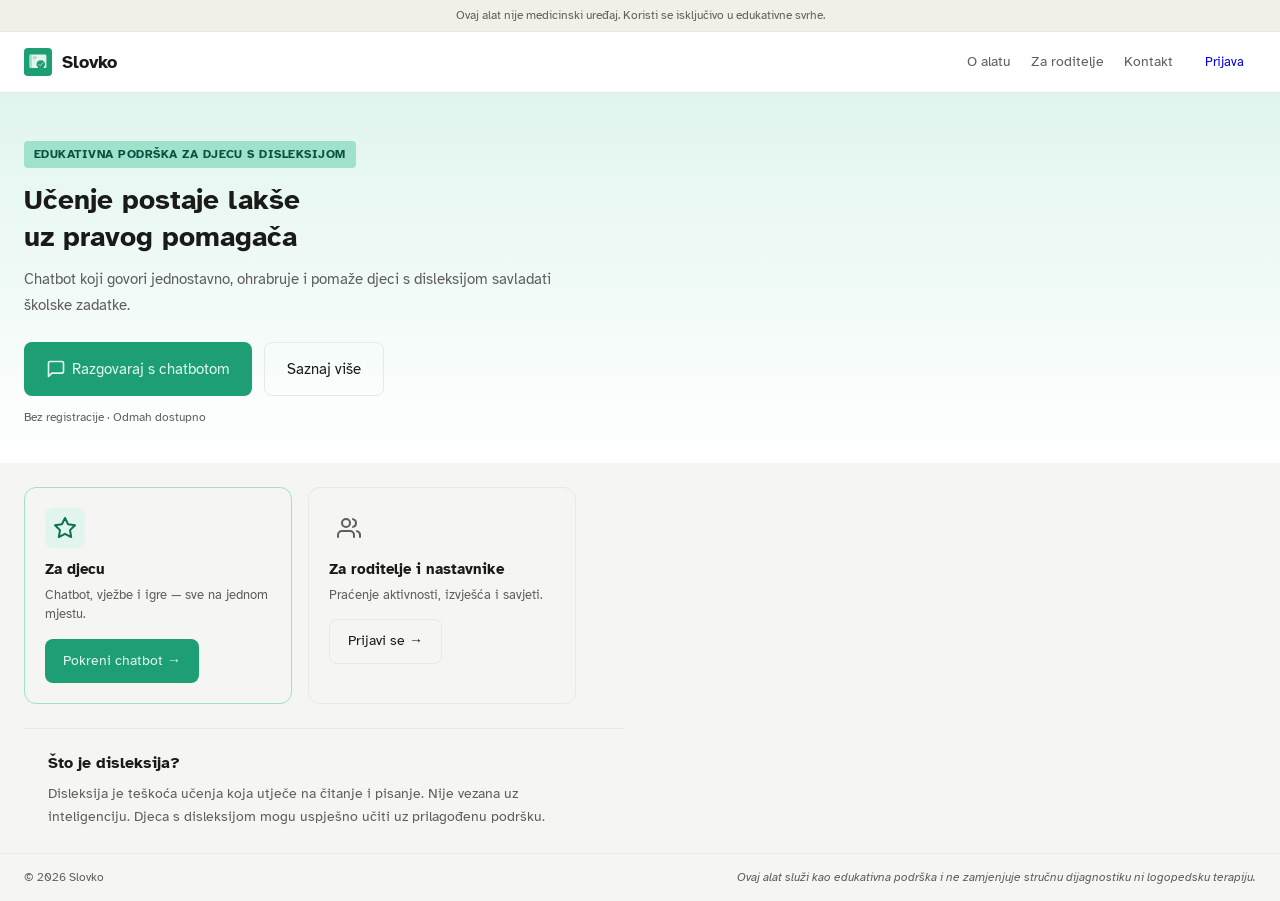
<file: index.html>
<!DOCTYPE html>
<html lang="hr">
<head>
  <meta charset="UTF-8">
  <meta name="viewport" content="width=device-width, initial-scale=1.0">
  <title>Slovko – Početna</title>
  <link rel="stylesheet" href="../shared/style.css">
  <link rel="stylesheet" href="jan.css">
</head>
<body>

  <!-- NAPOMENA (R004, R020) -->
  <div class="disclaimer-bar">
    Ovaj alat nije medicinski uređaj. Koristi se isključivo u edukativne svrhe.
  </div>

  <!-- NAVIGACIJA -->
  <nav class="navbar">
    <div class="nav-logo">
      <svg width="28" height="28" viewBox="0 0 120 120" aria-hidden="true">
        <rect width="120" height="120" rx="16" fill="#1D9E75"/>
        <rect x="24" y="28" width="72" height="58" rx="6" fill="#E1F5EE"/>
        <rect x="24" y="28" width="10" height="58" rx="5" fill="#9FE1CB"/>
        <rect x="38" y="38" width="18" height="3" rx="1.5" fill="#0F6E56" opacity="0.5"/>
        <rect x="38" y="45" width="13" height="3" rx="1.5" fill="#0F6E56" opacity="0.4"/>
        <circle cx="72" cy="70" r="18" fill="#1D9E75"/>
        <path d="M63 70 L69 76 L82 63" fill="none" stroke="#E1F5EE" stroke-width="3" stroke-linecap="round" stroke-linejoin="round"/>
      </svg>
      <span class="nav-title">Slovko</span>
    </div>
    <div class="nav-links">
      <a href="#">O alatu</a>
      <a href="#">Za roditelje</a>
      <a href="kontakt.html">Kontakt</a>
      <a href="roditelj-dashboard.html" class="btn btn-sm">Prijava</a>
    </div>
  </nav>

  <!-- S0: POČETNI ZASLON (T6, R005) -->
  <main>
    <section class="hero">
      <div class="hero-content">
        <span class="hero-badge">Edukativna podrška za djecu s disleksijom</span>
        <h1>Učenje postaje lakše<br>uz pravog pomagača</h1>
        <p class="hero-desc">Chatbot koji govori jednostavno, ohrabruje i pomaže djeci s disleksijom savladati školske zadatke.</p>
        <div class="hero-actions">
          <!-- GUMB min. 44×44px (R007, R005) — max 2 klika do chatbota -->
          <a href="chatbot.html" class="btn btn-primary btn-large">
            <svg width="20" height="20" viewBox="0 0 24 24" fill="none" stroke="currentColor" stroke-width="2" stroke-linecap="round" stroke-linejoin="round" aria-hidden="true">
              <path d="M21 15a2 2 0 0 1-2 2H7l-4 4V5a2 2 0 0 1 2-2h14a2 2 0 0 1 2 2z"/>
            </svg>
            Razgovaraj s chatbotom
          </a>
          <a href="#sto-je-disleksija" class="btn btn-secondary btn-large">Saznaj više</a>
        </div>
        <p class="hero-note">Bez registracije · Odmah dostupno</p>
      </div>
    </section>

    <!-- DVA PORTALA (R003) -->
    <section class="portals">
      <div class="portal portal-child">
        <div class="portal-icon">
          <svg width="24" height="24" viewBox="0 0 24 24" fill="none" stroke="currentColor" stroke-width="2" stroke-linecap="round" stroke-linejoin="round" aria-hidden="true">
            <polygon points="12 2 15.09 8.26 22 9.27 17 14.14 18.18 21.02 12 17.77 5.82 21.02 7 14.14 2 9.27 8.91 8.26 12 2"/>
          </svg>
        </div>
        <h2>Za djecu</h2>
        <p>Chatbot, vježbe i igre — sve na jednom mjestu.</p>
        <a href="chatbot.html" class="btn btn-primary">Pokreni chatbot →</a>
      </div>
      <div class="portal portal-parent">
        <div class="portal-icon portal-icon-neutral">
          <svg width="24" height="24" viewBox="0 0 24 24" fill="none" stroke="currentColor" stroke-width="2" stroke-linecap="round" stroke-linejoin="round" aria-hidden="true">
            <path d="M17 21v-2a4 4 0 0 0-4-4H5a4 4 0 0 0-4 4v2"/><circle cx="9" cy="7" r="4"/>
            <path d="M23 21v-2a4 4 0 0 0-3-3.87"/><path d="M16 3.13a4 4 0 0 1 0 7.75"/>
          </svg>
        </div>
        <h2>Za roditelje i nastavnike</h2>
        <p>Praćenje aktivnosti, izvješća i savjeti.</p>
        <a href="roditelj-dashboard.html" class="btn btn-secondary">Prijavi se →</a>
      </div>
    </section>

    <!-- ŠTO JE DISLEKSIJA (R002) -->
    <section class="info-section" id="sto-je-disleksija">
      <h2>Što je disleksija?</h2>
      <p>Disleksija je teškoća učenja koja utječe na čitanje i pisanje. Nije vezana uz inteligenciju. Djeca s disleksijom mogu uspješno učiti uz prilagođenu podršku.</p>
    </section>
  </main>

  <!-- FOOTER (R004, R020) -->
  <footer class="footer">
    <p>© 2026 Slovko</p>
    <p class="footer-disclaimer">Ovaj alat služi kao edukativna podrška i ne zamjenjuje stručnu dijagnostiku ni logopedsku terapiju.</p>
  </footer>

</body>
</html>
</file>
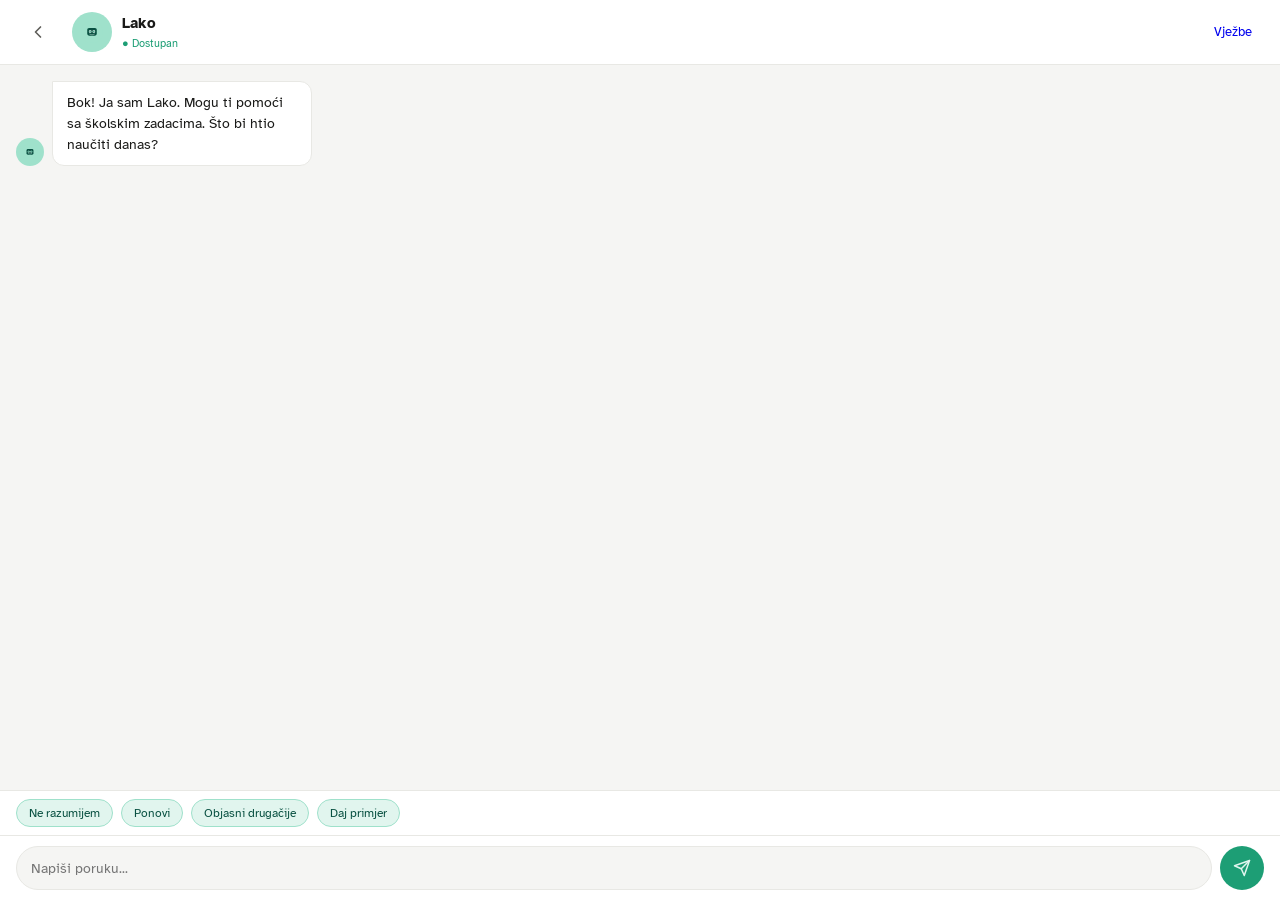
<file: chatbot.html>
<!DOCTYPE html>
<html lang="hr">
<head>
  <meta charset="UTF-8">
  <meta name="viewport" content="width=device-width, initial-scale=1.0">
  <title>Slovko – Chatbot Lako</title>
  <link rel="stylesheet" href="../shared/style.css">
  <link rel="stylesheet" href="jan.css">
</head>
<body class="chatbot-page">

  <!-- CHATBOT HEADER -->
  <header class="chat-header">
    <a href="index.html" class="btn-back" aria-label="Natrag na početnu">
      <svg width="20" height="20" viewBox="0 0 24 24" fill="none" stroke="currentColor" stroke-width="2" stroke-linecap="round" stroke-linejoin="round" aria-hidden="true">
        <polyline points="15 18 9 12 15 6"/>
      </svg>
    </a>
    <div class="chat-header-bot">
      <div class="bot-avatar">
        <svg width="22" height="22" viewBox="0 0 120 120" aria-hidden="true">
          <circle cx="60" cy="60" r="60" fill="#9FE1CB"/>
          <rect x="34" y="38" width="52" height="42" rx="10" fill="#085041"/>
          <rect x="43" y="50" width="14" height="14" rx="4" fill="#E1F5EE"/>
          <circle cx="50" cy="57" r="4" fill="#1D9E75"/>
          <circle cx="52" cy="55" r="1.5" fill="#E1F5EE"/>
          <rect x="63" y="50" width="14" height="14" rx="4" fill="#E1F5EE"/>
          <circle cx="70" cy="57" r="4" fill="#1D9E75"/>
          <circle cx="72" cy="55" r="1.5" fill="#E1F5EE"/>
          <path d="M47 72 Q60 80 73 72" fill="none" stroke="#E1F5EE" stroke-width="2.5" stroke-linecap="round"/>
        </svg>
      </div>
      <div>
        <span class="bot-name">Lako</span>
        <span class="bot-status" id="botStatus">● Dostupan</span>
      </div>
    </div>
    <a href="vjezbe.html" class="btn btn-sm">Vježbe</a>
  </header>

  <!-- PORUKE (R009, R016) -->
  <main class="chat-main">
    <div class="chat-messages" id="chatMessages" role="log" aria-live="polite" aria-label="Razgovor s chatbotom">
      <!-- Početna poruka bota -->
      <div class="msg msg-bot">
        <div class="bot-avatar bot-avatar-sm" aria-hidden="true">
          <svg width="16" height="16" viewBox="0 0 120 120">
            <circle cx="60" cy="60" r="60" fill="#9FE1CB"/>
            <rect x="34" y="38" width="52" height="42" rx="10" fill="#085041"/>
            <rect x="43" y="50" width="14" height="14" rx="4" fill="#E1F5EE"/>
            <circle cx="50" cy="57" r="4" fill="#1D9E75"/>
            <rect x="63" y="50" width="14" height="14" rx="4" fill="#E1F5EE"/>
            <circle cx="70" cy="57" r="4" fill="#1D9E75"/>
            <path d="M47 72 Q60 80 73 72" fill="none" stroke="#E1F5EE" stroke-width="2.5" stroke-linecap="round"/>
          </svg>
        </div>
        <div class="msg-bubble">Bok! Ja sam Lako. Mogu ti pomoći sa školskim zadacima. Što bi htio naučiti danas?</div>
      </div>
    </div>

    <!-- BRZI ODGOVORI (R010) -->
    <div class="quick-replies" id="quickReplies">
      <button class="quick-btn" onclick="sendQuick('ne razumijem')">Ne razumijem</button>
      <button class="quick-btn" onclick="sendQuick('ponovi')">Ponovi</button>
      <button class="quick-btn" onclick="sendQuick('objasni drugačije')">Objasni drugačije</button>
      <button class="quick-btn" onclick="sendQuick('daj primjer')">Daj primjer</button>
    </div>
  </main>

  <!-- INPUT (R007, R017) -->
  <footer class="chat-footer">
    <div class="chat-input-row">
      <label for="chatInput" class="sr-only">Napiši poruku Laki</label>
      <input
        type="text"
        id="chatInput"
        class="chat-input"
        placeholder="Napiši poruku..."
        maxlength="300"
        autocomplete="off"
        aria-label="Polje za unos poruke"
      >
      <button class="btn-send" id="sendBtn" onclick="sendMessage()" aria-label="Pošalji poruku">
        <svg width="18" height="18" viewBox="0 0 24 24" fill="none" stroke="currentColor" stroke-width="2" stroke-linecap="round" stroke-linejoin="round" aria-hidden="true">
          <line x1="22" y1="2" x2="11" y2="13"/><polygon points="22 2 15 22 11 13 2 9 22 2"/>
        </svg>
      </button>
    </div>
  </footer>

  <script src="chatbot.js"></script>
</body>
</html>
</file>
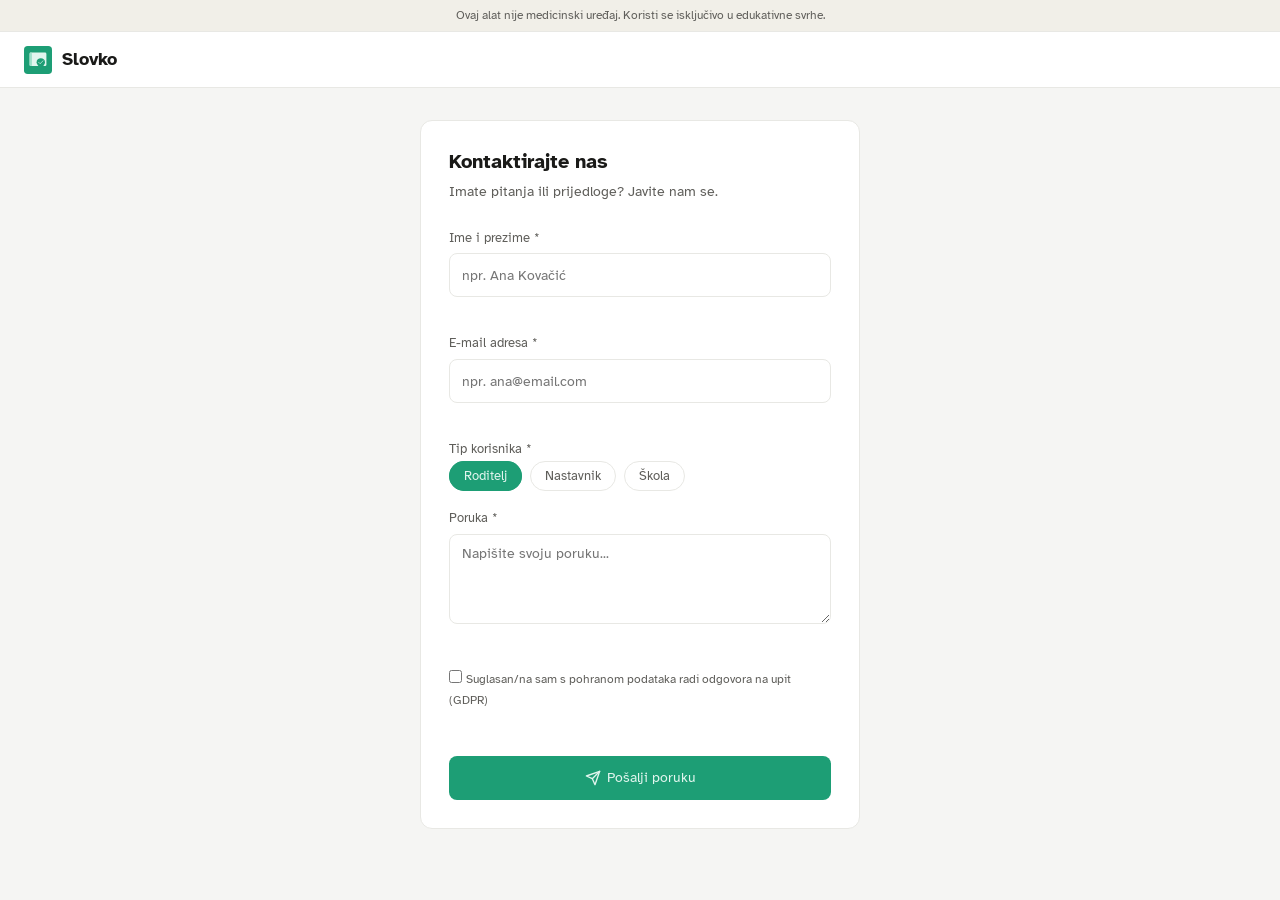
<file: kontakt.html>
<!DOCTYPE html>
<html lang="hr">
<head>
  <meta charset="UTF-8">
  <meta name="viewport" content="width=device-width, initial-scale=1.0">
  <title>Slovko – Kontakt</title>
  <link rel="stylesheet" href="../shared/style.css">
  <link rel="stylesheet" href="dominik.css">
</head>
<body>

  <div class="disclaimer-bar">
    Ovaj alat nije medicinski uređaj. Koristi se isključivo u edukativne svrhe.
  </div>

  <nav class="navbar">
    <div class="nav-logo">
      <a href="index.html" style="display:flex;align-items:center;gap:10px;text-decoration:none;">
        <svg width="28" height="28" viewBox="0 0 120 120" aria-hidden="true">
          <rect width="120" height="120" rx="16" fill="#1D9E75"/>
          <rect x="24" y="28" width="72" height="58" rx="6" fill="#E1F5EE"/>
          <rect x="24" y="28" width="10" height="58" rx="5" fill="#9FE1CB"/>
          <circle cx="72" cy="70" r="18" fill="#1D9E75"/>
          <path d="M63 70 L69 76 L82 63" fill="none" stroke="#E1F5EE" stroke-width="3" stroke-linecap="round" stroke-linejoin="round"/>
        </svg>
        <span class="nav-title">Slovko</span>
      </a>
    </div>
  </nav>

  <main class="kontakt-main">
    <div class="kontakt-card">
      <h1>Kontaktirajte nas</h1>
      <p class="kontakt-opis">Imate pitanja ili prijedloge? Javite nam se.</p>

      <!-- KONTAKT FORMA (T17, R014) -->
      <div id="formWrapper">
        <div class="form-group">
          <label for="ime">Ime i prezime *</label>
          <input type="text" id="ime" name="ime" placeholder="npr. Ana Kovačić" autocomplete="name" aria-required="true">
          <span class="field-error" id="imeError" role="alert"></span>
        </div>

        <div class="form-group">
          <label for="email">E-mail adresa *</label>
          <input type="email" id="email" name="email" placeholder="npr. ana@email.com" autocomplete="email" aria-required="true">
          <span class="field-error" id="emailError" role="alert"></span>
        </div>

        <div class="form-group">
          <label>Tip korisnika *</label>
          <div class="tip-options" role="radiogroup" aria-label="Odaberi tip korisnika">
            <label class="tip-opt">
              <input type="radio" name="tip" value="roditelj" checked>
              <span>Roditelj</span>
            </label>
            <label class="tip-opt">
              <input type="radio" name="tip" value="nastavnik">
              <span>Nastavnik</span>
            </label>
            <label class="tip-opt">
              <input type="radio" name="tip" value="skola">
              <span>Škola</span>
            </label>
          </div>
        </div>

        <div class="form-group">
          <label for="poruka">Poruka *</label>
          <textarea id="poruka" name="poruka" placeholder="Napišite svoju poruku..." rows="4" aria-required="true"></textarea>
          <span class="field-error" id="porukaError" role="alert"></span>
        </div>

        <!-- GDPR (R018) -->
        <div class="form-group gdpr-group">
          <label class="gdpr-label">
            <input type="checkbox" id="gdpr" aria-required="true">
            <span>Suglasan/na sam s pohranom podataka radi odgovora na upit (GDPR)</span>
          </label>
          <span class="field-error" id="gdprError" role="alert"></span>
        </div>

        <button class="btn btn-primary btn-full" onclick="posaljiFormu()" id="submitBtn">
          <svg width="16" height="16" viewBox="0 0 24 24" fill="none" stroke="currentColor" stroke-width="2" stroke-linecap="round" stroke-linejoin="round" aria-hidden="true">
            <line x1="22" y1="2" x2="11" y2="13"/><polygon points="22 2 15 22 11 13 2 9 22 2"/>
          </svg>
          Pošalji poruku
        </button>
      </div>

      <!-- POTVRDA (R014) -->
      <div id="potvrda" class="potvrda" hidden aria-live="polite">
        <div class="potvrda-icon" aria-hidden="true">✓</div>
        <h2>Poruka poslana!</h2>
        <p>Hvala na poruci. Odgovorit ćemo vam u roku od 2 radna dana na vašu e-mail adresu.</p>
        <a href="index.html" class="btn btn-primary">Povratak na početnu</a>
      </div>
    </div>
  </main>

  <script src="dominik.js"></script>
</body>
</html>
</file>
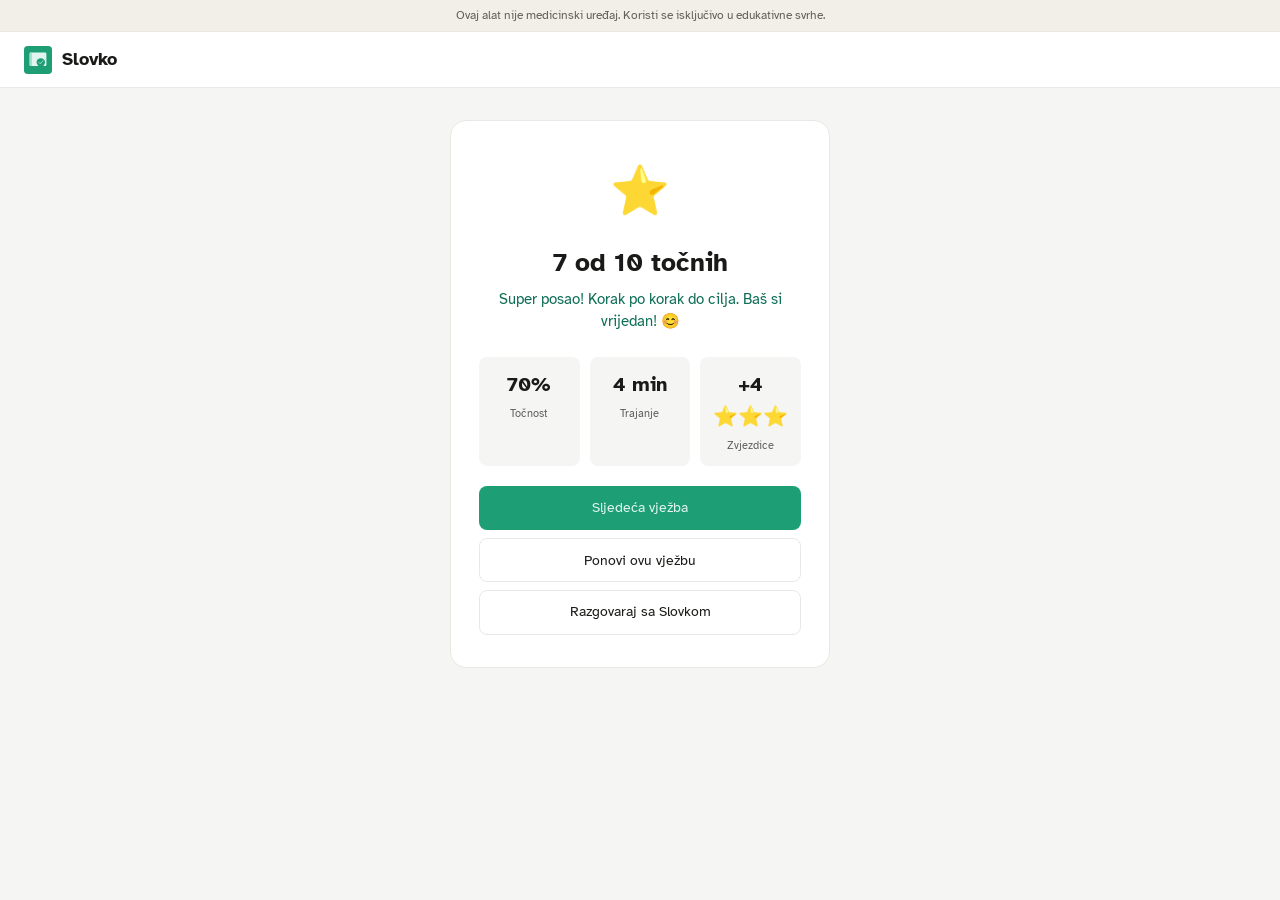
<file: rezultat.html>
<!DOCTYPE html>
<html lang="hr">
<head>
  <meta charset="UTF-8">
  <meta name="viewport" content="width=device-width, initial-scale=1.0">
  <title>Slovko – Rezultat vježbe</title>
  <link rel="stylesheet" href="../shared/style.css">
  <link rel="stylesheet" href="vigo.css">
</head>
<body>

  <div class="disclaimer-bar">
    Ovaj alat nije medicinski uređaj. Koristi se isključivo u edukativne svrhe.
  </div>

  <nav class="navbar">
    <div class="nav-logo">
      <a href="index.html" style="display:flex;align-items:center;gap:10px;text-decoration:none;">
        <svg width="28" height="28" viewBox="0 0 120 120" aria-hidden="true">
          <rect width="120" height="120" rx="16" fill="#1D9E75"/>
          <rect x="24" y="28" width="72" height="58" rx="6" fill="#E1F5EE"/>
          <rect x="24" y="28" width="10" height="58" rx="5" fill="#9FE1CB"/>
          <circle cx="72" cy="70" r="18" fill="#1D9E75"/>
          <path d="M63 70 L69 76 L82 63" fill="none" stroke="#E1F5EE" stroke-width="3" stroke-linecap="round" stroke-linejoin="round"/>
        </svg>
        <span class="nav-title">Slovko</span>
      </a>
    </div>
  </nav>

  <main class="rezultat-main">

    <!-- REZULTAT VJEŽBE (T16, R012) -->
    <div class="rezultat-card" id="rezultatCard" role="region" aria-label="Rezultat vježbe">

      <div class="rezultat-icon" aria-hidden="true">🏆</div>

      <!-- Prikaz rezultata (R012: "7 od 10 točnih") -->
      <h1 id="rezultatNaslov" class="rezultat-naslov">7 od 10 točnih</h1>

      <!-- Ohrabrujuća poruka — NIKAD negativna (R006, R012) -->
      <p class="rezultat-pohvala" id="rezultatPohvala" aria-live="polite">
        Odlično si se trudio! 🌟
      </p>

      <!-- Metrike -->
      <div class="rezultat-metrike">
        <div class="metrika">
          <span class="metrika-vrijednost" id="metrikaTocnost">70%</span>
          <span class="metrika-naziv">Točnost</span>
        </div>
        <div class="metrika">
          <span class="metrika-vrijednost" id="metrikaTrajanje">4 min</span>
          <span class="metrika-naziv">Trajanje</span>
        </div>
        <div class="metrika">
          <span class="metrika-vrijednost" id="metrikaZvjezdice">+3 ⭐</span>
          <span class="metrika-naziv">Zvjezdice</span>
        </div>
      </div>

      <!-- Ponuda ponavljanja ako < 50% (R012) -->
      <div id="ponudaPonavljanja" class="ponuda-ponavljanja" hidden>
        <p>Ima mjesta za napredak! Želiš li ponoviti vježbu?</p>
      </div>

      <!-- Gumbi akcija -->
      <div class="rezultat-akcije">
        <a href="vjezbe.html" class="btn btn-primary btn-full">Sljedeća vježba</a>
        <button class="btn btn-secondary btn-full" onclick="ponovi()">Ponovi ovu vježbu</button>
        <a href="chatbot.html" class="btn btn-secondary btn-full">Razgovaraj sa Slovkom</a>
      </div>
    </div>

  </main>

  <script src="vigo.js"></script>
</body>
</html>
</file>
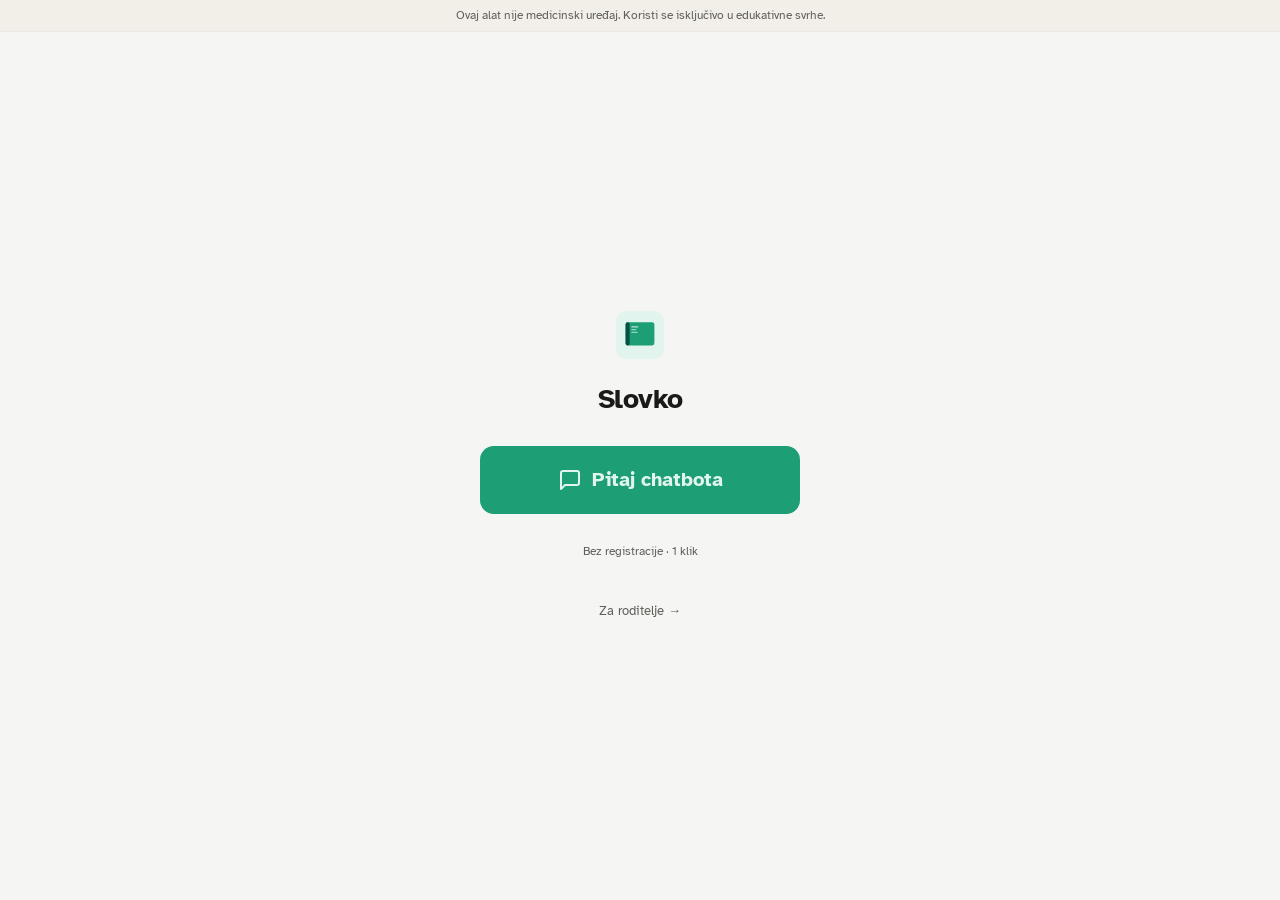
<file: s0-ekran.html>
<!DOCTYPE html>
<html lang="hr">
<head>
  <meta charset="UTF-8">
  <meta name="viewport" content="width=device-width, initial-scale=1.0">
  <title>Slovko – Pokreni</title>
  <link rel="stylesheet" href="../shared/style.css">
  <link rel="stylesheet" href="fran.css">
</head>
<body class="s0-page">

  <!-- S0: Minimalistički početni zaslon (T6, R005, R007) -->
  <!-- Max 2 elementa: naziv + gumb. Bez registracije. -->

  <div class="disclaimer-bar">
    Ovaj alat nije medicinski uređaj. Koristi se isključivo u edukativne svrhe.
  </div>

  <main class="s0-main" role="main">
    <!-- Element 1: Logo + naziv -->
    <div class="s0-brand">
      <div class="s0-logo" aria-hidden="true">
        <svg width="48" height="48" viewBox="0 0 120 120">
          <rect width="120" height="120" rx="24" fill="#E1F5EE"/>
          <rect x="24" y="28" width="72" height="58" rx="6" fill="#1D9E75"/>
          <rect x="24" y="28" width="10" height="58" rx="5" fill="#085041"/>
          <rect x="38" y="38" width="18" height="3" rx="1.5" fill="#E1F5EE" opacity="0.8"/>
          <rect x="38" y="45" width="13" height="3" rx="1.5" fill="#E1F5EE" opacity="0.6"/>
          <rect x="38" y="52" width="16" height="3" rx="1.5" fill="#E1F5EE" opacity="0.6"/>
        </svg>
      </div>
      <h1 class="s0-naziv">Slovko</h1>
    </div>

    <!-- Element 2: Dominantni CTA gumb (R005, R007 — min 44×44px) -->
    <a href="chatbot.html" class="btn-s0-cta" id="ctaGumb" aria-label="Pokreni razgovor s chatbotom Lako">
      <svg width="24" height="24" viewBox="0 0 24 24" fill="none" stroke="currentColor" stroke-width="2" stroke-linecap="round" stroke-linejoin="round" aria-hidden="true">
        <path d="M21 15a2 2 0 0 1-2 2H7l-4 4V5a2 2 0 0 1 2-2h14a2 2 0 0 1 2 2z"/>
      </svg>
      Pitaj chatbota
    </a>

    <p class="s0-napomena">Bez registracije · 1 klik</p>

    <!-- Link na roditeljski dio (ne odvlači od CTA) -->
    <a href="roditelj-dashboard.html" class="s0-roditelj-link">Za roditelje →</a>
  </main>

</body>
</html>
</file>
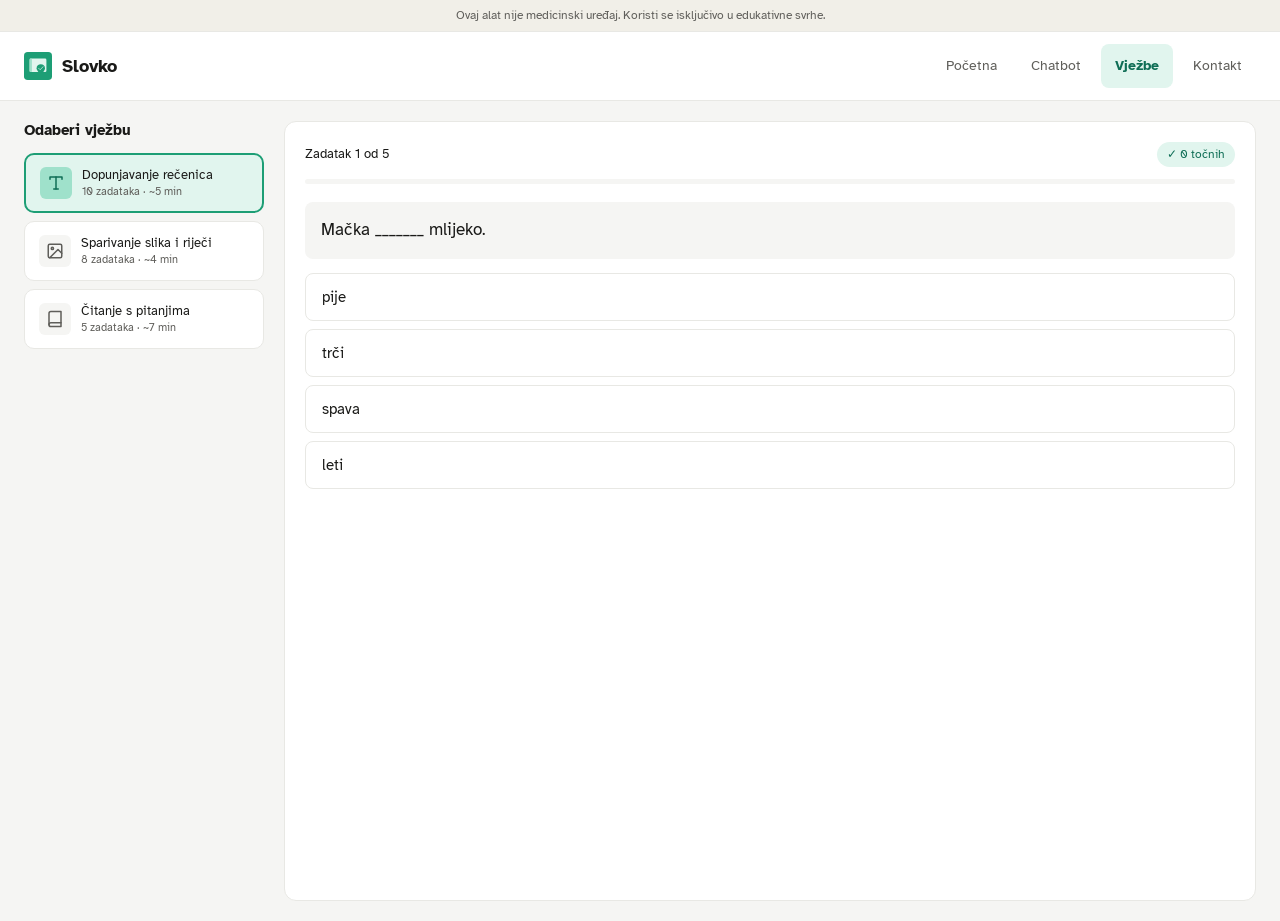
<file: vjezbe.html>
<!DOCTYPE html>
<html lang="hr">
<head>
  <meta charset="UTF-8">
  <meta name="viewport" content="width=device-width, initial-scale=1.0">
  <title>Slovko – Vježbe</title>
  <link rel="stylesheet" href="../shared/style.css">
  <link rel="stylesheet" href="mate.css">
</head>
<body>

  <div class="disclaimer-bar">
    Ovaj alat nije medicinski uređaj. Koristi se isključivo u edukativne svrhe.
  </div>

  <nav class="navbar" role="navigation" aria-label="Glavna navigacija">
    <div class="nav-logo">
      <a href="index.html" style="display:flex;align-items:center;gap:10px;text-decoration:none;">
        <svg width="28" height="28" viewBox="0 0 120 120" aria-hidden="true">
          <rect width="120" height="120" rx="16" fill="#1D9E75"/>
          <rect x="24" y="28" width="72" height="58" rx="6" fill="#E1F5EE"/>
          <rect x="24" y="28" width="10" height="58" rx="5" fill="#9FE1CB"/>
          <circle cx="72" cy="70" r="18" fill="#1D9E75"/>
          <path d="M63 70 L69 76 L82 63" fill="none" stroke="#E1F5EE" stroke-width="3" stroke-linecap="round" stroke-linejoin="round"/>
        </svg>
        <span class="nav-title">Slovko</span>
      </a>
    </div>
    <!-- Navigacija s gumbima min. 44×44px (T9, R007) -->
    <div class="nav-links" role="menubar">
      <a href="index.html" class="nav-btn" role="menuitem">Početna</a>
      <a href="chatbot.html" class="nav-btn" role="menuitem">Chatbot</a>
      <a href="vjezbe.html" class="nav-btn nav-btn-active" role="menuitem" aria-current="page">Vježbe</a>
      <a href="kontakt.html" class="nav-btn" role="menuitem">Kontakt</a>
    </div>
  </nav>

  <main>
    <div class="vjezbe-layout">

      <!-- Lijeva kolona: odabir vježbe (R011 — min 3 tipa) -->
      <aside class="vjezbe-sidebar" aria-label="Odabir vježbe">
        <h2>Odaberi vježbu</h2>
        <div class="vjezba-lista" role="list">

          <!-- Vježba 1 (R011) -->
          <button
            class="vjezba-kartica vjezba-aktivna"
            onclick="odaberiVjezbu(1)"
            id="kartica1"
            aria-pressed="true"
            aria-label="Dopunjavanje rečenica, 10 zadataka, oko 5 minuta"
            role="listitem"
          >
            <div class="vjezba-ikona" aria-hidden="true">
              <svg width="18" height="18" viewBox="0 0 24 24" fill="none" stroke="currentColor" stroke-width="2" stroke-linecap="round" stroke-linejoin="round">
                <polyline points="4 7 4 4 20 4 20 7"/><line x1="9" y1="20" x2="15" y2="20"/>
                <line x1="12" y1="4" x2="12" y2="20"/>
              </svg>
            </div>
            <div class="vjezba-info">
              <span class="vjezba-naziv">Dopunjavanje rečenica</span>
              <span class="vjezba-meta">10 zadataka · ~5 min</span>
            </div>
          </button>

          <!-- Vježba 2 (R011) -->
          <button
            class="vjezba-kartica"
            onclick="odaberiVjezbu(2)"
            id="kartica2"
            aria-pressed="false"
            aria-label="Sparivanje slika i riječi, 8 zadataka, oko 4 minute"
            role="listitem"
          >
            <div class="vjezba-ikona" aria-hidden="true">
              <svg width="18" height="18" viewBox="0 0 24 24" fill="none" stroke="currentColor" stroke-width="2" stroke-linecap="round" stroke-linejoin="round">
                <rect x="3" y="3" width="18" height="18" rx="2"/><circle cx="8.5" cy="8.5" r="1.5"/>
                <polyline points="21 15 16 10 5 21"/>
              </svg>
            </div>
            <div class="vjezba-info">
              <span class="vjezba-naziv">Sparivanje slika i riječi</span>
              <span class="vjezba-meta">8 zadataka · ~4 min</span>
            </div>
          </button>

          <!-- Vježba 3 (R011) -->
          <button
            class="vjezba-kartica"
            onclick="odaberiVjezbu(3)"
            id="kartica3"
            aria-pressed="false"
            aria-label="Čitanje s pitanjima, 5 zadataka, oko 7 minuta"
            role="listitem"
          >
            <div class="vjezba-ikona" aria-hidden="true">
              <svg width="18" height="18" viewBox="0 0 24 24" fill="none" stroke="currentColor" stroke-width="2" stroke-linecap="round" stroke-linejoin="round">
                <path d="M4 19.5A2.5 2.5 0 0 1 6.5 17H20"/><path d="M6.5 2H20v20H6.5A2.5 2.5 0 0 1 4 19.5v-15A2.5 2.5 0 0 1 6.5 2z"/>
              </svg>
            </div>
            <div class="vjezba-info">
              <span class="vjezba-naziv">Čitanje s pitanjima</span>
              <span class="vjezba-meta">5 zadataka · ~7 min</span>
            </div>
          </button>

        </div>
      </aside>

      <!-- Desna kolona: aktivni zadatak -->
      <section class="vjezba-aktivan" aria-label="Aktivna vježba" id="aktivnaVjezba">
        <!-- Generira vjezbe.js -->
        <div class="ucitavanje">Odaberi vježbu za početak!</div>
      </section>

    </div>
  </main>

  <script src="mate.js"></script>
</body>
</html>
</file>
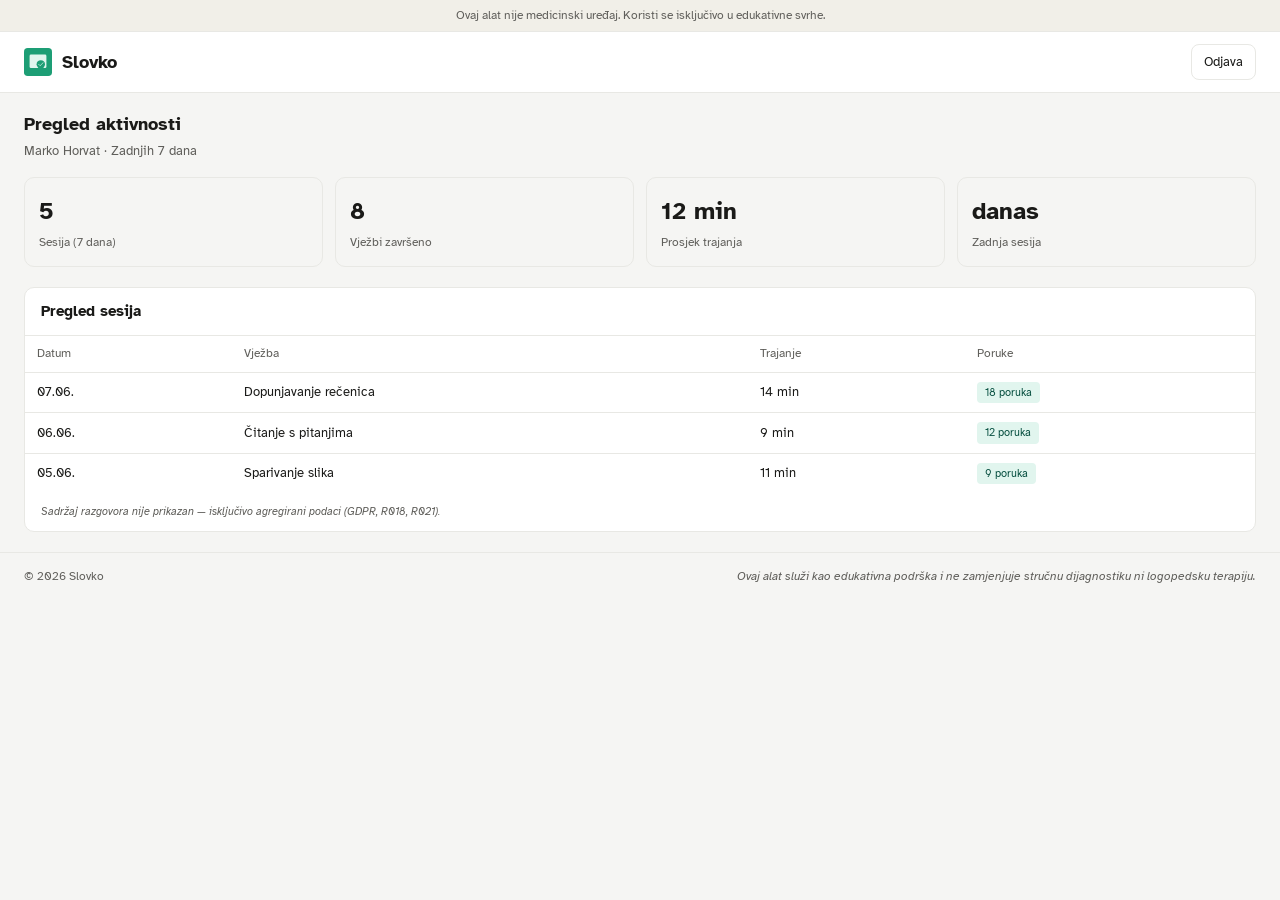
<file: shared/roditelj-dashboard.html>
<!DOCTYPE html>
<html lang="hr">
<head>
  <meta charset="UTF-8">
  <meta name="viewport" content="width=device-width, initial-scale=1.0">
  <title>Slovko – Dashboard</title>
  <link rel="stylesheet" href="../shared/style.css">
</head>
<body>

  <div class="disclaimer-bar">Ovaj alat nije medicinski uređaj. Koristi se isključivo u edukativne svrhe.</div>

  <nav class="navbar">
    <div class="nav-logo">
      <a href="index.html" style="display:flex;align-items:center;gap:10px;text-decoration:none;">
        <svg width="28" height="28" viewBox="0 0 120 120" aria-hidden="true">
          <rect width="120" height="120" rx="16" fill="#1D9E75"/>
          <rect x="24" y="28" width="72" height="58" rx="6" fill="#E1F5EE"/>
          <circle cx="72" cy="70" r="18" fill="#1D9E75"/>
          <path d="M63 70 L69 76 L82 63" fill="none" stroke="#E1F5EE" stroke-width="3" stroke-linecap="round" stroke-linejoin="round"/>
        </svg>
        <span class="nav-title">Slovko</span>
      </a>
    </div>
    <a href="index.html" class="btn btn-secondary btn-sm">Odjava</a>
  </nav>

  <main style="padding:20px 24px;">
    <div style="display:flex;align-items:center;justify-content:space-between;margin-bottom:16px;">
      <div>
        <h1 style="font-size:18px;margin-bottom:4px;">Pregled aktivnosti</h1>
        <p style="font-size:13px;color:var(--text-secondary);">Marko Horvat · Zadnjih 7 dana</p>
      </div>
    </div>

    <!-- Metrike (R008, R013) -->
    <div class="dashboard-grid" style="padding:0;margin-bottom:20px;">
      <div class="metrika-card"><span class="vrijednost">5</span><span class="naziv">Sesija (7 dana)</span></div>
      <div class="metrika-card"><span class="vrijednost">8</span><span class="naziv">Vježbi završeno</span></div>
      <div class="metrika-card"><span class="vrijednost">12 min</span><span class="naziv">Prosjek trajanja</span></div>
      <div class="metrika-card"><span class="vrijednost">danas</span><span class="naziv">Zadnja sesija</span></div>
    </div>

    <!-- Tablica sesija (R013, R021 — bez sadržaja razgovora) -->
    <div style="background:var(--surface);border:1px solid var(--border);border-radius:10px;overflow:hidden;">
      <div style="padding:14px 16px;border-bottom:1px solid var(--border);">
        <h2 style="font-size:15px;">Pregled sesija</h2>
      </div>
      <table>
        <thead>
          <tr>
            <th>Datum</th><th>Vježba</th><th>Trajanje</th><th>Poruke</th>
          </tr>
        </thead>
        <tbody>
          <tr><td>07.06.</td><td>Dopunjavanje rečenica</td><td>14 min</td><td><span class="badge badge-green">18 poruka</span></td></tr>
          <tr><td>06.06.</td><td>Čitanje s pitanjima</td><td>9 min</td><td><span class="badge badge-green">12 poruka</span></td></tr>
          <tr><td>05.06.</td><td>Sparivanje slika</td><td>11 min</td><td><span class="badge badge-green">9 poruka</span></td></tr>
        </tbody>
      </table>
      <p style="padding:10px 16px;font-size:11px;color:var(--text-secondary);font-style:italic;">
        Sadržaj razgovora nije prikazan — isključivo agregirani podaci (GDPR, R018, R021).
      </p>
    </div>
  </main>

  <footer class="footer">
    <span>© 2026 Slovko</span>
    <span class="footer-disclaimer">Ovaj alat služi kao edukativna podrška i ne zamjenjuje stručnu dijagnostiku ni logopedsku terapiju.</span>
  </footer>

</body>
</html>
</file>
<file: shared/style.css>
/* shared/style.css — Zajednički dizajn sustav (R015, R017, R020) */
/* Koriste svi članovi tima */

/* ─── FONT (R015 — OpenDyslexic ili Atkinson Hyperlegible) ─── */
@import url('https://fonts.googleapis.com/css2?family=Atkinson+Hyperlegible:ital,wght@0,400;0,700;1,400&display=swap');

:root {
  /* Brend boje */
  --primary:      #1D9E75;
  --primary-700:  #0F6E56;
  --primary-800:  #085041;
  --primary-50:   #E1F5EE;
  --primary-100:  #9FE1CB;
  --primary-200:  #5DCAA5;

  /* Neutralne */
  --surface:      #FFFFFF;
  --bg-secondary: #F5F5F3;
  --border:       #E8E8E4;
  --text-primary: #1A1A18;
  --text-secondary: #5F5E5A;

  /* Font (R015 — min 16px tijelo, 20px naslovi) */
  --font: 'Atkinson Hyperlegible', 'OpenDyslexic', sans-serif;
  --font-size-body:  16px;
  --font-size-title: 20px;
  --line-height:     1.6;
}

/* ─── RESET ────────────────────────────────────────────────────────────────── */
*, *::before, *::after { box-sizing: border-box; margin: 0; padding: 0; }

html { font-size: var(--font-size-body); }

body {
  font-family: var(--font);
  font-size: var(--font-size-body);    /* R015: min 16px */
  line-height: var(--line-height);     /* R015: min 1.5 */
  color: var(--text-primary);
  background: var(--bg-secondary);
  -webkit-font-smoothing: antialiased;
}

h1, h2, h3 {
  font-size: var(--font-size-title);   /* R015: min 20px naslovi */
  font-weight: 600;
  line-height: 1.3;
  color: var(--text-primary);
}

/* Screen reader only */
.sr-only {
  position: absolute; width: 1px; height: 1px;
  padding: 0; margin: -1px; overflow: hidden;
  clip: rect(0,0,0,0); border: 0;
}

/* ─── DISCLAIMER BAR (R004, R020) ───────────────────────────────────────────── */
.disclaimer-bar {
  background: #F1EFE8;
  border-bottom: 1px solid var(--border);
  padding: 6px 20px;
  font-size: 12px;
  color: #5F5E5A;
  text-align: center;
  position: sticky;
  top: 0;
  z-index: 100;
}

/* ─── GUMBI (R007 — min 44×44px) ──────────────────────────────────────────── */
.btn {
  display: inline-flex;
  align-items: center;
  gap: 6px;
  padding: 10px 18px;
  border-radius: 8px;
  font-size: 14px;
  font-weight: 500;
  font-family: inherit;
  cursor: pointer;
  text-decoration: none;
  border: none;
  min-height: 44px;        /* R007 */
  min-width: 44px;         /* R007 */
  transition: background 0.15s, border-color 0.15s;
  white-space: nowrap;
}

.btn-primary {
  background: var(--primary);
  color: #E1F5EE;
}
.btn-primary:hover { background: var(--primary-700); }

.btn-secondary {
  background: transparent;
  color: var(--text-primary);
  border: 1px solid var(--border);
}
.btn-secondary:hover { background: var(--bg-secondary); border-color: #d0d0cc; }

.btn-sm { min-height: 36px; padding: 6px 12px; font-size: 13px; }

.btn-large { min-height: 52px; padding: 14px 22px; font-size: 15px; }

/* Focus vidljiv (R015 — WCAG AA) */
.btn:focus, a:focus, button:focus, input:focus, textarea:focus, select:focus {
  outline: 3px solid var(--primary);
  outline-offset: 2px;
}

/* ─── NAVBAR (koriste svi) ──────────────────────────────────────────────────── */
.navbar {
  display: flex;
  align-items: center;
  justify-content: space-between;
  padding: 12px 24px;
  border-bottom: 1px solid var(--border);
  background: var(--surface);
  position: sticky;
  top: 32px;  /* ispod disclaimer bara */
  z-index: 10;
  min-height: 56px;
}
.nav-logo { display: flex; align-items: center; gap: 10px; }
.nav-title { font-size: 18px; font-weight: 700; color: var(--text-primary); }
.nav-links { display: flex; align-items: center; gap: 6px; flex-wrap: wrap; }
.nav-btn {
  padding: 8px 14px;
  border-radius: 8px;
  font-size: 14px;
  color: var(--text-secondary);
  text-decoration: none;
  min-height: 44px;
  display: flex;
  align-items: center;
  transition: background 0.15s, color 0.15s;
}
.nav-btn:hover { background: var(--bg-secondary); color: var(--primary); }
.nav-btn-active { background: var(--primary-50); color: var(--primary-700) !important; font-weight: 600; }

/* ─── FOOTER (R004, R020) ────────────────────────────────────────────────────── */
.footer {
  padding: 14px 24px;
  border-top: 1px solid var(--border);
  background: var(--bg-secondary);
  display: flex;
  justify-content: space-between;
  align-items: center;
  flex-wrap: wrap;
  gap: 8px;
  font-size: 12px;
  color: var(--text-secondary);
}
.footer-disclaimer { font-style: italic; }

/* ─── DASHBOARD GRID ─────────────────────────────────────────────────────────── */
.dashboard-grid {
  display: grid;
  grid-template-columns: repeat(4, 1fr);
  gap: 12px;
  padding: 16px 24px;
}
.metrika-card {
  padding: 14px;
  border-radius: 10px;
  background: var(--bg-secondary);
  border: 1px solid var(--border);
}
.metrika-card .vrijednost { font-size: 24px; font-weight: 700; color: var(--text-primary); display: block; }
.metrika-card .naziv { font-size: 12px; color: var(--text-secondary); display: block; margin-top: 2px; }

/* ─── TABLE ──────────────────────────────────────────────────────────────────── */
table { width: 100%; border-collapse: collapse; font-size: 13px; }
th {
  text-align: left; padding: 8px 12px; font-weight: 500; font-size: 12px;
  color: var(--text-secondary); border-bottom: 1px solid var(--border);
}
td { padding: 9px 12px; color: var(--text-primary); border-bottom: 1px solid var(--border); }
tr:last-child td { border-bottom: none; }

/* Badge */
.badge {
  display: inline-block; padding: 2px 8px; border-radius: 4px;
  font-size: 11px; font-weight: 500;
}
.badge-green { background: var(--primary-50); color: var(--primary-800); }

/* ─── RESPONZIVNOST (R017 — 320–1920px) ─────────────────────────────────────── */
@media (max-width: 480px) {
  .navbar { padding: 10px 14px; }
  .nav-title { font-size: 16px; }
  .dashboard-grid { grid-template-columns: 1fr 1fr; padding: 12px; }
  .footer { flex-direction: column; text-align: center; }
  table { font-size: 12px; }
}
@media (max-width: 320px) {
  :root { --font-size-body: 15px; }
  .btn { padding: 10px 12px; font-size: 13px; }
}
</file>
<file: jan.css>
/* jan.css — početni zaslon i chatbot (T6, T12) */

/* --- NAVBAR --- */
.navbar {
  display: flex; align-items: center; justify-content: space-between;
  padding: 12px 24px; border-bottom: 1px solid var(--border);
  background: var(--surface); position: sticky; top: 32px; z-index: 10;
}
.nav-logo { display: flex; align-items: center; gap: 10px; }
.nav-title { font-size: 18px; font-weight: 600; color: var(--text-primary); }
.nav-links { display: flex; align-items: center; gap: 20px; }
.nav-links a:not(.btn) { font-size: 14px; color: var(--text-secondary); text-decoration: none; }
.nav-links a:not(.btn):hover { color: var(--primary); }

/* --- HERO (T6, R005) --- */
.hero { padding: 48px 24px 36px; background: linear-gradient(180deg, var(--primary-50) 0%, var(--surface) 100%); }
.hero-content { max-width: 560px; }
.hero-badge {
  display: inline-block; background: var(--primary-100); color: var(--primary-800);
  font-size: 12px; font-weight: 600; padding: 4px 10px; border-radius: 4px;
  letter-spacing: 0.04em; text-transform: uppercase; margin-bottom: 14px;
}
.hero h1 { font-size: 28px; font-weight: 600; line-height: 1.3; color: var(--text-primary); margin-bottom: 12px; }
.hero-desc { font-size: 15px; color: var(--text-secondary); line-height: 1.7; margin-bottom: 24px; }
.hero-actions { display: flex; gap: 12px; flex-wrap: wrap; margin-bottom: 12px; }
.hero-note { font-size: 12px; color: var(--text-secondary); }

/* --- PORTALI (R003) --- */
.portals { display: grid; grid-template-columns: 1fr 1fr; gap: 16px; padding: 24px; max-width: 600px; }
.portal { padding: 20px; border-radius: 12px; border: 1px solid var(--border); }
.portal-child { border-color: var(--primary-100); }
.portal-icon {
  width: 40px; height: 40px; border-radius: 8px; background: var(--primary-50);
  display: flex; align-items: center; justify-content: center; margin-bottom: 12px; color: var(--primary-700);
}
.portal-icon-neutral { background: var(--bg-secondary); color: var(--text-secondary); }
.portal h2 { font-size: 15px; font-weight: 600; margin-bottom: 6px; color: var(--text-primary); }
.portal p { font-size: 13px; color: var(--text-secondary); margin-bottom: 14px; line-height: 1.5; }

/* --- INFO SEKCIJA (R002) --- */
.info-section { padding: 24px; max-width: 600px; border-top: 1px solid var(--border); margin: 0 24px; }
.info-section h2 { font-size: 16px; font-weight: 600; margin-bottom: 8px; color: var(--text-primary); }
.info-section p { font-size: 14px; color: var(--text-secondary); line-height: 1.7; }

/* --- CHATBOT PAGE --- */
.chatbot-page { display: flex; flex-direction: column; height: 100vh; overflow: hidden; }

.chat-header {
  display: flex; align-items: center; gap: 12px; padding: 10px 16px;
  border-bottom: 1px solid var(--border); background: var(--surface);
  flex-shrink: 0; position: relative; z-index: 5;
}
.btn-back {
  width: 44px; height: 44px; display: flex; align-items: center; justify-content: center;
  border-radius: 8px; color: var(--text-secondary); text-decoration: none;
}
.btn-back:hover { background: var(--bg-secondary); }
.chat-header-bot { display: flex; align-items: center; gap: 10px; flex: 1; }
.bot-avatar {
  width: 40px; height: 40px; border-radius: 50%; background: var(--primary-100);
  display: flex; align-items: center; justify-content: center; flex-shrink: 0;
}
.bot-avatar-sm {
  width: 28px; height: 28px; border-radius: 50%; background: var(--primary-100);
  display: flex; align-items: center; justify-content: center; flex-shrink: 0;
}
.bot-name { font-size: 15px; font-weight: 600; color: var(--text-primary); display: block; }
.bot-status { font-size: 11px; color: var(--primary); display: block; }

/* --- PORUKE --- */
.chat-main { flex: 1; overflow: hidden; display: flex; flex-direction: column; }
.chat-messages {
  flex: 1; overflow-y: auto; padding: 16px; display: flex; flex-direction: column; gap: 12px;
  background: var(--bg-secondary);
}
.msg { display: flex; gap: 8px; align-items: flex-end; }
.msg-user { flex-direction: row-reverse; }
.msg-bubble {
  max-width: 260px; padding: 10px 14px; border-radius: 12px;
  font-size: 14px; line-height: 1.5; color: var(--text-primary);
}
.msg-bot .msg-bubble { background: var(--surface); border: 1px solid var(--border); border-radius: 0 12px 12px 12px; }
.msg-user .msg-bubble { background: var(--primary); color: #E1F5EE; border-radius: 12px 0 12px 12px; }
.msg-alt .msg-bubble { background: var(--primary-50); border: 1px solid var(--primary-100); }

/* S2 - Typing indicator */
.typing-indicator { display: flex; gap: 5px; align-items: center; padding: 14px 18px !important; }
.typing-indicator span {
  width: 8px; height: 8px; border-radius: 50%; background: var(--primary-100);
  animation: typing 1.2s infinite;
}
.typing-indicator span:nth-child(2) { animation-delay: 0.2s; background: var(--primary-200); }
.typing-indicator span:nth-child(3) { animation-delay: 0.4s; background: var(--primary); }
@keyframes typing { 0%, 60%, 100% { transform: translateY(0); } 30% { transform: translateY(-6px); } }

/* Završna sesija S5 */
.session-end-btns {
  padding: 14px; background: var(--surface); border: 1px solid var(--border);
  border-radius: 12px; margin: 0 0 0 36px;
}
.session-end-btns p { font-size: 12px; color: var(--text-secondary); margin-bottom: 10px; }
.session-end-btns .btn { width: 100%; text-align: center; margin-bottom: 8px; }

/* Quick replies */
.quick-replies {
  display: flex; gap: 8px; padding: 8px 16px; overflow-x: auto; flex-shrink: 0;
  background: var(--surface); border-top: 1px solid var(--border); flex-wrap: wrap;
}
.quick-btn {
  padding: 6px 12px; border-radius: 20px; border: 1px solid var(--primary-100);
  background: var(--primary-50); font-size: 12px; color: var(--primary-800);
  cursor: pointer; white-space: nowrap; font-family: inherit;
}
.quick-btn:hover { background: var(--primary-100); }

/* Chat input (R007) */
.chat-footer { padding: 10px 16px; background: var(--surface); border-top: 1px solid var(--border); flex-shrink: 0; }
.chat-input-row { display: flex; gap: 8px; align-items: center; }
.chat-input {
  flex: 1; padding: 10px 14px; border: 1px solid var(--border); border-radius: 22px;
  font-size: 14px; font-family: inherit; background: var(--bg-secondary);
  color: var(--text-primary); min-height: 44px; outline: none;
}
.chat-input:focus { border-color: var(--primary-200); }
.chat-input:disabled { opacity: 0.5; }
.btn-send {
  width: 44px; height: 44px; border-radius: 50%; background: var(--primary);
  border: none; cursor: pointer; display: flex; align-items: center; justify-content: center; color: #E1F5EE;
  flex-shrink: 0;
}
.btn-send:disabled { opacity: 0.5; cursor: not-allowed; }
.btn-send:hover:not(:disabled) { background: var(--primary-700); }

/* Responzivnost (R017) */
@media (max-width: 600px) {
  .portals { grid-template-columns: 1fr; padding: 16px; }
  .hero { padding: 28px 16px; }
  .navbar { padding: 10px 16px; }
  .nav-links a:not(.btn) { display: none; }
  .msg-bubble { max-width: 220px; font-size: 13px; }
}
</file>
<file: dominik.css>
/* dominik.css — kontakt forma i alt objašnjenja (T14, T17) */

.kontakt-main { padding: 32px 24px; display: flex; justify-content: center; }
.kontakt-card {
  background: var(--surface); border: 1px solid var(--border); border-radius: 12px;
  padding: 28px; max-width: 440px; width: 100%;
}
.kontakt-card h1 { font-size: 20px; font-weight: 600; color: var(--text-primary); margin-bottom: 6px; }
.kontakt-opis { font-size: 14px; color: var(--text-secondary); margin-bottom: 24px; }

/* Polja forme */
.form-group { margin-bottom: 16px; }
.form-group label {
  display: block; font-size: 13px; font-weight: 500; color: var(--text-secondary); margin-bottom: 5px;
}
.form-group input[type="text"],
.form-group input[type="email"],
.form-group textarea {
  width: 100%; padding: 10px 12px; border: 1px solid var(--border); border-radius: 8px;
  font-size: 14px; font-family: inherit; background: var(--surface); color: var(--text-primary);
  min-height: 44px; outline: none; transition: border-color 0.15s;
}
.form-group input:focus, .form-group textarea:focus { border-color: var(--primary-200); }
.form-group textarea { min-height: 90px; resize: vertical; }
.input-error { border-color: #E24B4A !important; }
.field-error { display: block; font-size: 12px; color: #A32D2D; margin-top: 4px; min-height: 16px; }

/* Tip korisnika */
.tip-options { display: flex; gap: 8px; flex-wrap: wrap; margin-top: 6px; }
.tip-opt { display: flex; align-items: center; cursor: pointer; }
.tip-opt input[type="radio"] { display: none; }
.tip-opt span {
  padding: 6px 14px; border-radius: 20px; border: 1px solid var(--border);
  font-size: 13px; color: var(--text-secondary); transition: all 0.15s; cursor: pointer;
}
.tip-opt input:checked + span {
  background: var(--primary); color: #E1F5EE; border-color: var(--primary);
}

/* GDPR */
.gdpr-group { }
.gdpr-label { display: flex; align-items: flex-start; gap: 8px; cursor: pointer; }
.gdpr-label input[type="checkbox"] { margin-top: 2px; flex-shrink: 0; accent-color: var(--primary); }
.gdpr-label span { font-size: 12px; color: var(--text-secondary); line-height: 1.5; }

.btn-full { width: 100%; justify-content: center; margin-top: 8px; }

/* Potvrda slanja */
.potvrda { text-align: center; padding: 20px 0; }
.potvrda-icon {
  width: 56px; height: 56px; border-radius: 50%; background: var(--primary-50);
  border: 2px solid var(--primary); display: flex; align-items: center; justify-content: center;
  font-size: 24px; color: var(--primary-700); margin: 0 auto 16px;
}
.potvrda h2 { font-size: 20px; font-weight: 600; margin-bottom: 8px; color: var(--text-primary); }
.potvrda p { font-size: 14px; color: var(--text-secondary); line-height: 1.6; margin-bottom: 20px; }

@media (max-width: 480px) {
  .kontakt-card { padding: 20px 16px; }
  .kontakt-main { padding: 16px; }
}
</file>
<file: vigo.css>
/* vigo.css — rezultat vježbe i sigurno sučelje (T15, T16, R006, R012) */

.rezultat-main {
  padding: 32px 16px;
  display: flex;
  justify-content: center;
}

.rezultat-card {
  background: var(--surface);
  border: 1px solid var(--border);
  border-radius: 16px;
  padding: 32px 28px;
  max-width: 380px;
  width: 100%;
  text-align: center;
  animation: fadeIn 0.4s ease-out;
}

@keyframes fadeIn {
  from { opacity: 0; transform: scale(0.97); }
  to   { opacity: 1; transform: scale(1); }
}

.rezultat-icon {
  font-size: 48px;
  margin-bottom: 16px;
  display: block;
  animation: bounce 0.6s ease-out 0.2s both;
}

@keyframes bounce {
  0%   { transform: scale(0.5); opacity: 0; }
  70%  { transform: scale(1.15); }
  100% { transform: scale(1); opacity: 1; }
}

.rezultat-naslov {
  font-size: 26px;
  font-weight: 700;
  color: var(--text-primary);
  margin-bottom: 8px;
}

.rezultat-pohvala {
  font-size: 15px;
  color: var(--primary-700);
  margin-bottom: 24px;
  line-height: 1.5;
}

/* Metrike */
.rezultat-metrike {
  display: grid;
  grid-template-columns: repeat(3, 1fr);
  gap: 10px;
  margin-bottom: 20px;
}

.metrika {
  padding: 12px 8px;
  border-radius: 8px;
  background: var(--bg-secondary);
  display: flex;
  flex-direction: column;
  align-items: center;
  gap: 4px;
}

.metrika-vrijednost {
  font-size: 20px;
  font-weight: 700;
  color: var(--text-primary);
}

.metrika-naziv {
  font-size: 11px;
  color: var(--text-secondary);
}

/* Ponuda ponavljanja < 50% (R012) */
.ponuda-ponavljanja {
  padding: 12px 14px;
  background: #FFF8E8;
  border: 1px solid #EF9F27;
  border-radius: 8px;
  margin-bottom: 16px;
}
.ponuda-ponavljanja p {
  font-size: 13px;
  color: #7A5A00;
  line-height: 1.5;
}

/* Akcijski gumbi */
.rezultat-akcije {
  display: flex;
  flex-direction: column;
  gap: 8px;
}

.btn-full {
  width: 100%;
  justify-content: center;
  text-align: center;
}

@media (max-width: 400px) {
  .rezultat-card { padding: 24px 16px; }
  .rezultat-naslov { font-size: 22px; }
  .metrika-vrijednost { font-size: 17px; }
}
</file>
<file: fran.css>
/* fran.css — S0 početni zaslon i responzivni layout (T6, T22, R017) */

/* ─── S0 EKRAN (R005) ─────────────────────────────────────────────────────── */
.s0-page {
  min-height: 100vh;
  display: flex;
  flex-direction: column;
  background: var(--bg-secondary);
}

.s0-main {
  flex: 1;
  display: flex;
  flex-direction: column;
  align-items: center;
  justify-content: center;
  gap: 28px;
  padding: 40px 32px;
  text-align: center;
}

/* Element 1 — brand */
.s0-brand {
  display: flex;
  flex-direction: column;
  align-items: center;
  gap: 14px;
}

.s0-logo {
  animation: fadeSlideIn 0.4s ease-out;
}

.s0-naziv {
  font-size: 28px;
  font-weight: 700;
  color: var(--text-primary);
  letter-spacing: -0.5px;
  animation: fadeSlideIn 0.5s ease-out;
}

/* Element 2 — CTA gumb (R007: min 44×44px) */
.btn-s0-cta {
  display: flex;
  align-items: center;
  justify-content: center;
  gap: 10px;
  width: 100%;
  max-width: 320px;
  min-height: 64px;       /* R007: min 44×44px, ovdje 64px za djecu */
  padding: 18px 28px;
  background: var(--primary);
  color: #E1F5EE;
  border-radius: 14px;
  font-size: 20px;
  font-weight: 600;
  text-decoration: none;
  transition: background 0.15s, transform 0.1s;
  animation: fadeSlideIn 0.6s ease-out;
}
.btn-s0-cta:hover { background: var(--primary-700); transform: scale(1.02); }
.btn-s0-cta:active { transform: scale(0.98); }

.s0-napomena {
  font-size: 12px;
  color: var(--text-secondary);
  animation: fadeSlideIn 0.7s ease-out;
}

.s0-roditelj-link {
  font-size: 13px;
  color: var(--text-secondary);
  text-decoration: none;
  margin-top: 12px;
  animation: fadeSlideIn 0.8s ease-out;
}
.s0-roditelj-link:hover { color: var(--primary); text-decoration: underline; }

@keyframes fadeSlideIn {
  from { opacity: 0; transform: translateY(10px); }
  to   { opacity: 1; transform: translateY(0); }
}

/* ─── RESPONZIVNI LAYOUT (T22, R017 — 320px do 1920px) ─────────────────────── */

/* Baza: mobilni prvi (320px+) */
* { box-sizing: border-box; }

/* 480px — mali mobiteli do normalnih mobitela */
@media (max-width: 480px) {
  .s0-naziv { font-size: 24px; }
  .btn-s0-cta { font-size: 18px; min-height: 58px; }
  .hero { padding: 24px 16px; }
  .hero h1 { font-size: 22px; }
  .portals { grid-template-columns: 1fr; padding: 16px; gap: 12px; }
  .chat-messages { padding: 12px; }
  .chat-footer { padding: 8px 12px; }
  .msg-bubble { max-width: calc(100vw - 100px); font-size: 13px; }
  table { font-size: 11px; }
  table th, table td { padding: 5px 6px; }
  .dashboard-grid { grid-template-columns: 1fr 1fr; }
}

/* 768px — tablet */
@media (min-width: 481px) and (max-width: 768px) {
  .s0-main { padding: 40px 32px; }
  .portals { grid-template-columns: 1fr 1fr; }
  .chat-messages { padding: 14px; }
  .kontakt-card { padding: 24px; }
  .dashboard-grid { grid-template-columns: repeat(2, 1fr); }
}

/* 1024px — laptop */
@media (min-width: 769px) and (max-width: 1024px) {
  .hero { padding: 44px 32px; }
  .portals { max-width: 700px; }
  .dashboard-grid { grid-template-columns: repeat(4, 1fr); }
}

/* 1280px+ — desktop */
@media (min-width: 1025px) {
  .hero { padding: 56px 48px; }
  .hero h1 { font-size: 32px; }
  .portals { padding: 24px 48px; max-width: 800px; gap: 20px; }
  .chat-messages { padding: 20px; }
  .kontakt-main { padding: 48px; }
  .dashboard-grid { grid-template-columns: repeat(4, 1fr); }
}

/* 1920px — full HD */
@media (min-width: 1440px) {
  body { max-width: 1400px; margin: 0 auto; }
  .chat-main { max-width: 800px; margin: 0 auto; width: 100%; }
}

/* Bez horizontalnog scrolla na mobitelu (R017) */
html, body { overflow-x: hidden; max-width: 100vw; }

/* Touch targeti min 44×44px na svim uređajima (R007) */
button, a.btn, input[type="submit"], .quick-btn, .btn-send, .btn-back {
  min-height: 44px;
  min-width: 44px;
}
</file>
<file: mate.css>
/* mate.css — vježbe i pristupačan dizajn (T9, T20, R007, R015) */

/* ─── LAYOUT (R017) ───────────────────────────────────────────────────────── */
.vjezbe-layout {
  display: grid;
  grid-template-columns: 240px 1fr;
  gap: 20px;
  padding: 20px 24px;
  min-height: calc(100vh - 80px);
}

/* ─── SIDEBAR — odabir vježbe (T9, R007) ─────────────────────────────────── */
.vjezbe-sidebar h2 {
  font-size: 15px;
  font-weight: 600;
  color: var(--text-primary);
  margin-bottom: 12px;
}

.vjezba-lista { display: flex; flex-direction: column; gap: 8px; }

/* Gumbi vježbi — min. 44×44px (R007), jasne labele (T9) */
.vjezba-kartica {
  display: flex;
  align-items: center;
  gap: 10px;
  padding: 12px 14px;
  border-radius: 10px;
  border: 1px solid var(--border);
  background: var(--surface);
  cursor: pointer;
  text-align: left;
  min-height: 60px;       /* > 44px (R007) */
  width: 100%;
  font-family: inherit;
  transition: border-color 0.15s, background 0.15s;
}
.vjezba-kartica:hover { border-color: var(--primary-200); background: var(--primary-50); }
.vjezba-kartica:focus { outline: 3px solid var(--primary); outline-offset: 2px; }

.vjezba-aktivna { border: 2px solid var(--primary) !important; background: var(--primary-50) !important; }

.vjezba-ikona {
  width: 32px; height: 32px; border-radius: 6px; background: var(--bg-secondary);
  display: flex; align-items: center; justify-content: center; flex-shrink: 0;
  color: var(--text-secondary);
}
.vjezba-aktivna .vjezba-ikona { background: var(--primary-100); color: var(--primary-700); }

.vjezba-naziv { font-size: 13px; font-weight: 500; color: var(--text-primary); display: block; }
.vjezba-meta { font-size: 11px; color: var(--text-secondary); display: block; margin-top: 2px; }

/* ─── AKTIVNA VJEŽBA ─────────────────────────────────────────────────────── */
.vjezba-aktivan {
  background: var(--surface);
  border: 1px solid var(--border);
  border-radius: 12px;
  padding: 20px;
}

.ucitavanje { padding: 40px; text-align: center; color: var(--text-secondary); font-size: 15px; }

.zadatak-header {
  display: flex; align-items: center; justify-content: space-between; margin-bottom: 12px;
}
.zadatak-broj { font-size: 13px; font-weight: 500; color: var(--text-primary); }
.zadatak-tocni { font-size: 12px; color: var(--primary-700); background: var(--primary-50); padding: 3px 10px; border-radius: 20px; }

/* Progress bar */
.progres-bar {
  height: 5px; background: var(--bg-secondary); border-radius: 3px; margin-bottom: 18px; overflow: hidden;
}
.progres-fill {
  height: 100%; background: var(--primary); border-radius: 3px; transition: width 0.4s ease;
}

/* Tekst vježbe (R015 — min 16px, R016 — SVO) */
.zadatak-tekst {
  padding: 14px 16px; background: var(--bg-secondary); border-radius: 8px;
  font-size: 16px; line-height: 1.7; color: var(--text-primary); margin-bottom: 14px;
}
.zadatak-pitanje {
  font-size: 16px; font-weight: 500; color: var(--text-primary); margin-bottom: 14px; line-height: 1.5;
}
.zadatak-recjenica {
  font-size: 17px; color: var(--text-primary); padding: 14px 16px; background: var(--bg-secondary);
  border-radius: 8px; margin-bottom: 14px; line-height: 1.7;
}

/* Opcije odgovora (R007 — min 44×44px, jasne labele) */
.odgovori { display: flex; flex-direction: column; gap: 8px; margin-bottom: 14px; }

.odgovor-opcija {
  padding: 12px 16px; border-radius: 8px; border: 1px solid var(--border);
  background: var(--surface); font-size: 15px; font-family: inherit;
  color: var(--text-primary); cursor: pointer; text-align: left;
  min-height: 48px;   /* R007 */
  transition: all 0.15s;
}
.odgovor-opcija:hover:not(:disabled) { border-color: var(--primary-200); background: var(--primary-50); }
.odgovor-opcija:focus { outline: 3px solid var(--primary); outline-offset: 2px; }
.odgovor-opcija:disabled { cursor: not-allowed; }

/* Točan/netočan (R012 — vizualni feedback) */
.odgovor-tocno  { border: 2px solid var(--primary) !important; background: var(--primary-50) !important; color: var(--primary-800) !important; }
.odgovor-netocno { border: 2px solid #E24B4A !important; background: #FCEBEB !important; color: #A32D2D !important; }
.odgovor-tocno-pokazi { border: 2px solid var(--primary) !important; background: var(--primary-50) !important; }

/* Feedback poruka (R006, R012) */
.feedback {
  padding: 10px 14px; border-radius: 8px; font-size: 14px; line-height: 1.5; min-height: 20px;
}
.feedback-tocno  { background: var(--primary-50); color: var(--primary-800); border: 1px solid var(--primary-100); }
.feedback-netocno { background: #FFF8E8; color: #7A5A00; border: 1px solid #EF9F27; }

/* Responzivnost vježbi (R017) */
@media (max-width: 700px) {
  .vjezbe-layout { grid-template-columns: 1fr; padding: 12px 16px; gap: 12px; }
  .vjezbe-sidebar { display: flex; flex-direction: column; }
  .vjezba-lista { flex-direction: row; overflow-x: auto; gap: 8px; }
  .vjezba-kartica { min-width: 160px; flex-shrink: 0; }
}
</file>
